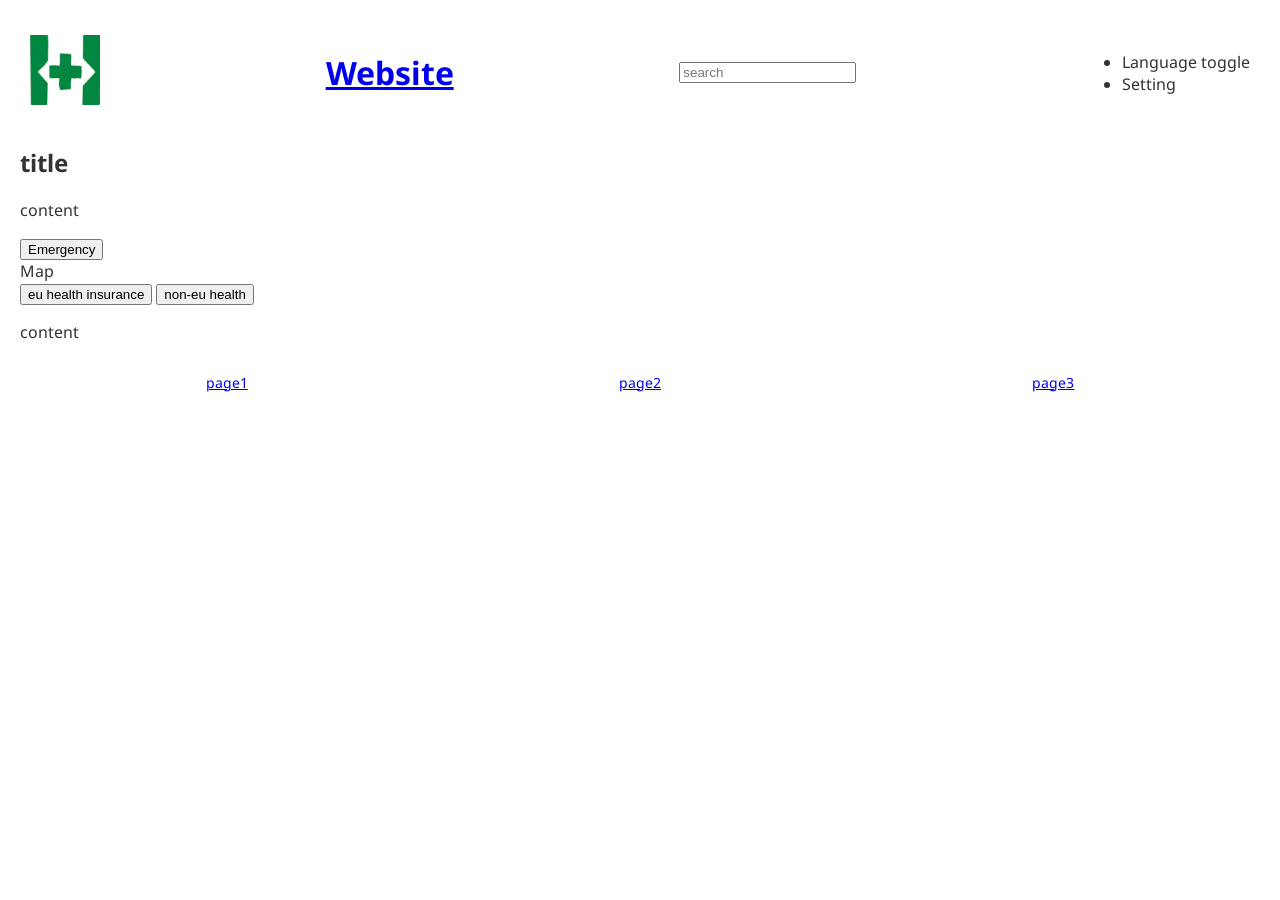
<file: webpages/index.html>
<!doctype html>
<html lang="en">
  <head>
    <meta charset="UTF-8" />
    <meta name="viewport" content="width=device-width, initial-scale=1.0" />
    <title>Template for hospital website</title>
    <link rel="stylesheet" href="css/main.css">
  </head>
  <body>
    <!-- header -->
    <header>
      <a href="index.html"><img src="images/logo.png" class="logo"/></a>
      <h1><a href="index.html">Website</a></h1>
      <input type="search" placeholder="search" />
      <nav>
        <ul>
          <li>Language toggle</li>
          <li>Setting</li>
        </ul>
      </nav>
    </header>
    <!-- emergency and map -->
    <main>
      <section class="main">
        <div class="emergency">
          <h2>title</h2>
          <p>content</p>
          <button>Emergency</button>
        </div>
        <div class="map">Map</div>
      </section>
      <!-- insurance information -->
      <section>
        <button id="eu">eu health insurance</button>
        <button id="non-eu">non-eu health</button>
        <p>content</p>
      </section>
    </main>
    <!-- footer -->
    <footer>
      <a href="url">page1</a>
      <a href="url">page2</a>
      <a href="url">page3</a>
    </footer>
  </body>
</html>
</file>
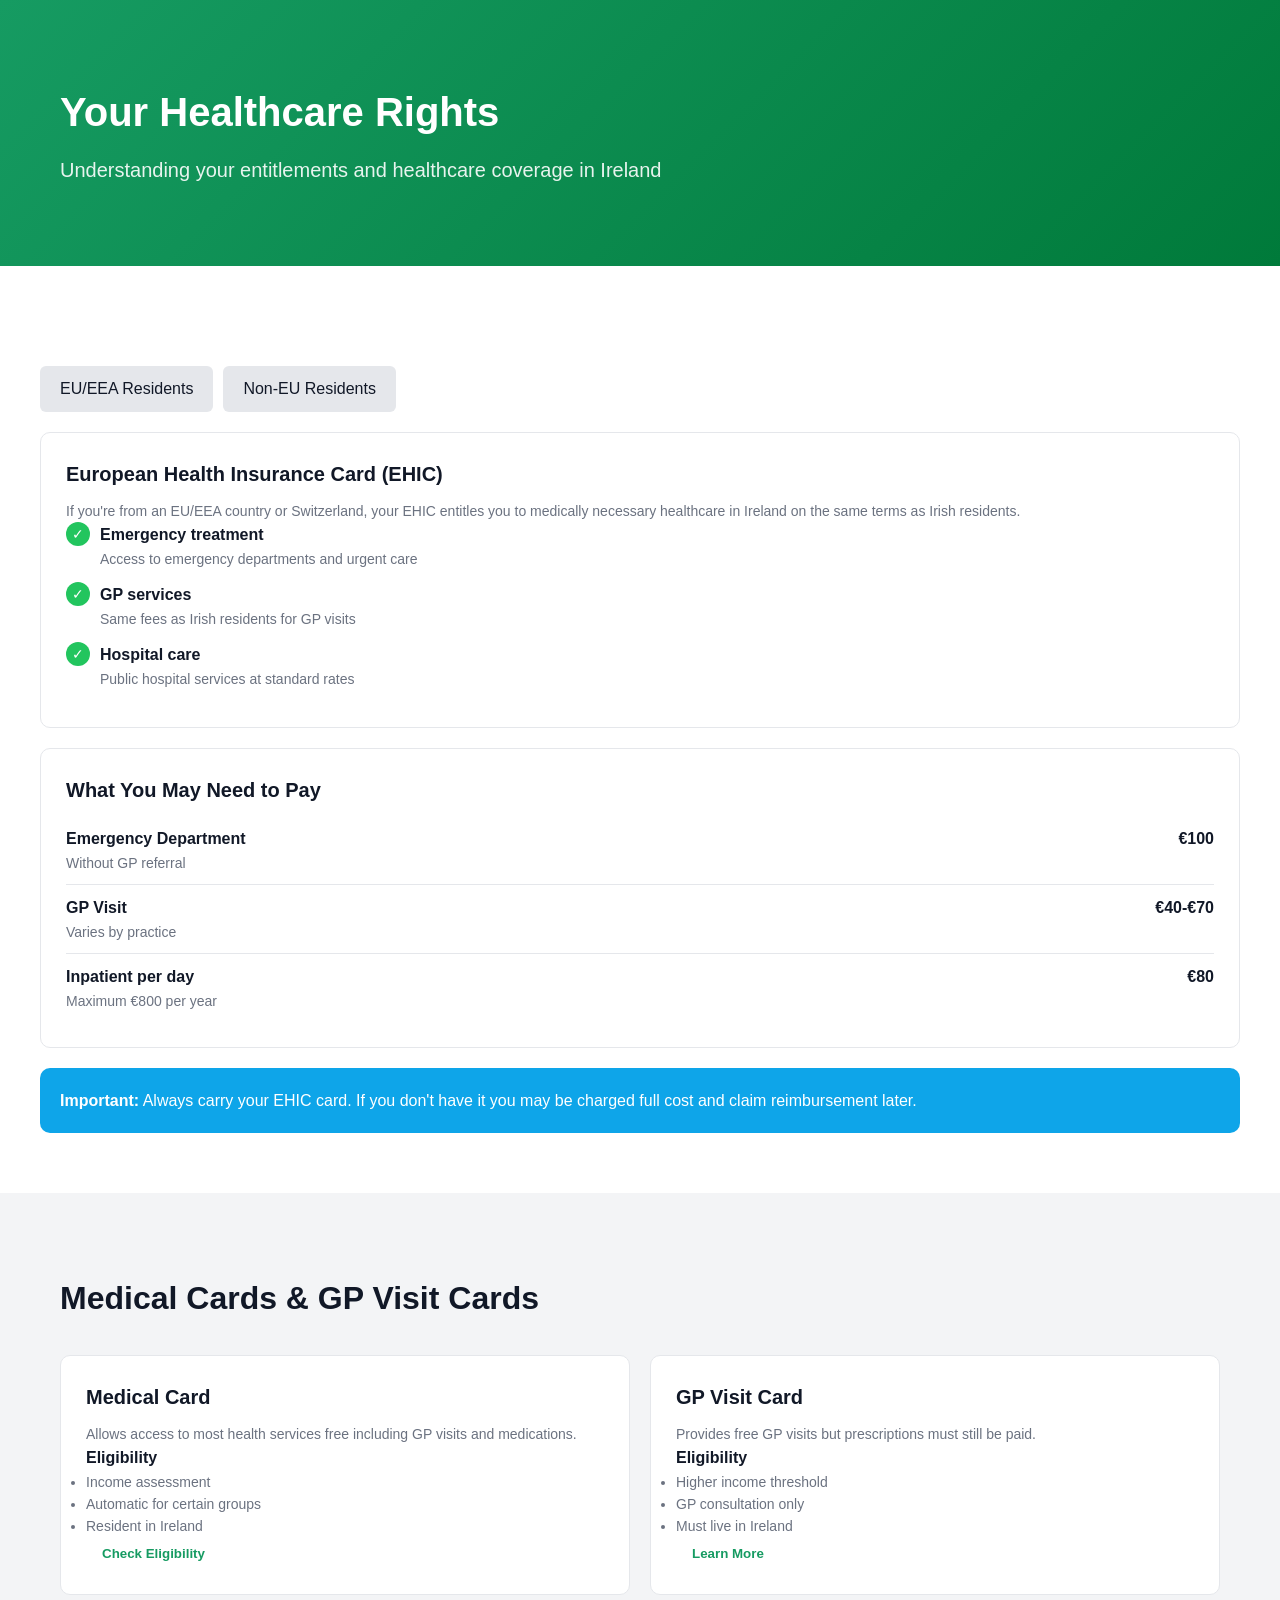
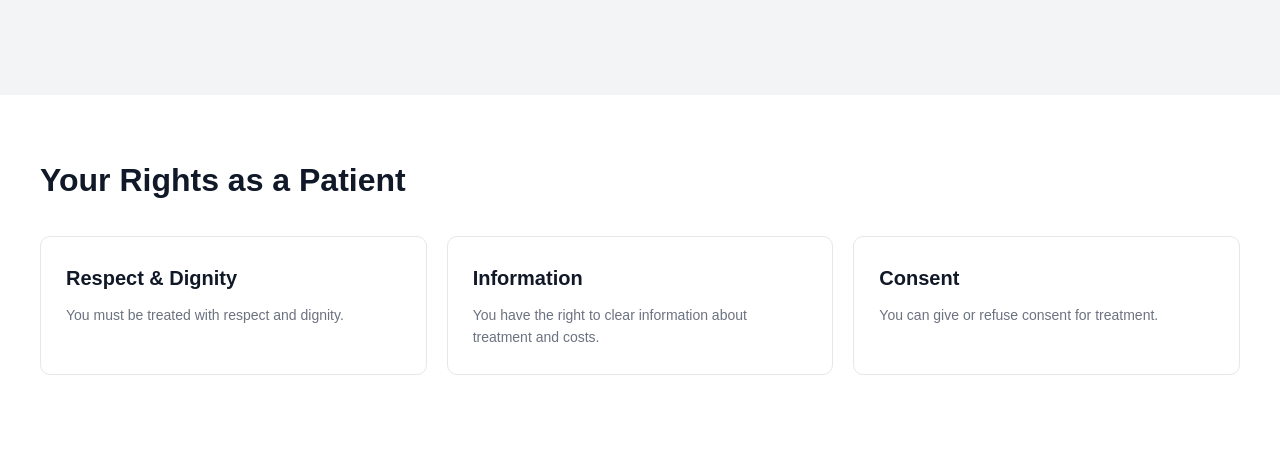
<file: info.html>
<!DOCTYPE html>
<html lang="en">
<head>
<meta charset="UTF-8">
<meta name="viewport" content="width=device-width, initial-scale=1.0">
<title>Healthcare Rights Ireland</title>

<style>

:root{
  --primary:#169b62;
  --secondary:#0057b7;
  --success:#22c55e;
  --warning:#f59e0b;
  --info:#0ea5e9;
  --muted:#f3f4f6;
  --border:#e5e7eb;
  --muted-foreground:#6b7280;
}

*{
  box-sizing:border-box;
  margin:0;
  padding:0;
  font-family:Arial, Helvetica, sans-serif;
}

body{
  background:#ffffff;
  color:#111827;
  line-height:1.6;
}

.container{
  max-width:1200px;
  margin:auto;
  padding:20px;
}

.section{
  padding:60px 0;
}

h1{
  font-size:40px;
  margin-bottom:10px;
}

h2{
  font-size:32px;
  margin-bottom:30px;
}

h3{
  font-size:20px;
  margin-bottom:10px;
}

.card{
  background:white;
  border:1px solid var(--border);
  border-radius:10px;
  padding:25px;
  margin-bottom:20px;
}

.grid{
  display:grid;
  grid-template-columns:repeat(auto-fit,minmax(280px,1fr));
  gap:20px;
}

.header{
  background:linear-gradient(135deg,var(--primary),#007a3a);
  color:white;
  padding:60px 0;
}

.header p{
  font-size:20px;
  opacity:0.9;
}

.badge{
  background:var(--success);
  color:white;
  border-radius:50%;
  width:24px;
  height:24px;
  display:flex;
  align-items:center;
  justify-content:center;
  font-size:14px;
  margin-right:10px;
}

.row{
  display:flex;
  align-items:flex-start;
  margin-bottom:12px;
}

.muted{
  color:var(--muted-foreground);
  font-size:14px;
}

.info-box{
  background:var(--info);
  color:white;
  padding:20px;
  border-radius:10px;
}

.warning-box{
  background:var(--warning);
  color:white;
  padding:20px;
  border-radius:10px;
  margin-top:15px;
}

.price-row{
  display:flex;
  justify-content:space-between;
  border-bottom:1px solid var(--border);
  padding:10px 0;
}

.price-row:last-child{
  border-bottom:none;
}

.tabs{
  margin-top:40px;
}

.tab-labels{
  display:flex;
  gap:10px;
  margin-bottom:20px;
}

.tab-labels label{
  padding:10px 20px;
  background:#e5e7eb;
  border-radius:6px;
  cursor:pointer;
}

input[type="radio"]{
  display:none;
}

.tab-content{
  display:none;
}

#tab1:checked ~ .content1,
#tab2:checked ~ .content2{
  display:block;
}

button{
  padding:8px 16px;
  border:none;
  background:transparent;
  color:var(--primary);
  cursor:pointer;
  font-weight:bold;
}

</style>
</head>


<body>

<!-- HEADER -->
<div class="header">
<div class="container">
<h1>Your Healthcare Rights</h1>
<p>Understanding your entitlements and healthcare coverage in Ireland</p>
</div>
</div>


<!-- TABS -->
<div class="container section tabs">

<input type="radio" name="tab" id="tab1" checked>
<input type="radio" name="tab" id="tab2">

<div class="tab-labels">
<label for="tab1">EU/EEA Residents</label>
<label for="tab2">Non-EU Residents</label>
</div>


<!-- EU TAB -->
<div class="tab-content content1">

<div class="card">
<h3>European Health Insurance Card (EHIC)</h3>
<p class="muted">
If you're from an EU/EEA country or Switzerland, your EHIC entitles you to medically necessary healthcare in Ireland on the same terms as Irish residents.
</p>

<div class="row">
<div class="badge">✓</div>
<div>
<strong>Emergency treatment</strong>
<p class="muted">Access to emergency departments and urgent care</p>
</div>
</div>

<div class="row">
<div class="badge">✓</div>
<div>
<strong>GP services</strong>
<p class="muted">Same fees as Irish residents for GP visits</p>
</div>
</div>

<div class="row">
<div class="badge">✓</div>
<div>
<strong>Hospital care</strong>
<p class="muted">Public hospital services at standard rates</p>
</div>
</div>
</div>


<div class="card">

<h3>What You May Need to Pay</h3>

<div class="price-row">
<div>
<strong>Emergency Department</strong>
<p class="muted">Without GP referral</p>
</div>
<strong>€100</strong>
</div>

<div class="price-row">
<div>
<strong>GP Visit</strong>
<p class="muted">Varies by practice</p>
</div>
<strong>€40-€70</strong>
</div>

<div class="price-row">
<div>
<strong>Inpatient per day</strong>
<p class="muted">Maximum €800 per year</p>
</div>
<strong>€80</strong>
</div>

</div>

<div class="info-box">
<strong>Important:</strong>
Always carry your EHIC card. If you don't have it you may be charged full cost and claim reimbursement later.
</div>

</div>


<!-- NON EU TAB -->
<div class="tab-content content2">

<div class="card">

<h3>Healthcare for Non-EU Residents</h3>

<p class="muted">
If you're from outside the EU/EEA, you may need to pay the full cost of healthcare unless you have private insurance or a bilateral agreement.
</p>

<div class="warning-box">
<strong>Important:</strong>
Emergency care is always available regardless of ability to pay.
</div>

</div>


<div class="card">

<h3>Typical Costs</h3>

<div class="price-row">
<span>Emergency Department</span>
<strong>€100+</strong>
</div>

<div class="price-row">
<span>GP Visit</span>
<strong>€50-€80</strong>
</div>

<div class="price-row">
<span>Hospital Inpatient</span>
<strong>€1,000+</strong>
</div>

<div class="price-row">
<span>Specialist Consultation</span>
<strong>€150-€300</strong>
</div>

</div>


<div class="card">
<h3>Recommendations</h3>

<p class="muted">1. Purchase travel or health insurance</p>
<p class="muted">2. Keep medical receipts</p>
<p class="muted">3. Check bilateral agreements</p>
<p class="muted">4. Register with a local GP if staying long term</p>

</div>

</div>

</div>


<!-- MEDICAL CARDS -->
<div class="section" style="background:var(--muted);">

<div class="container">

<h2>Medical Cards & GP Visit Cards</h2>

<div class="grid">

<div class="card">
<h3>Medical Card</h3>
<p class="muted">
Allows access to most health services free including GP visits and medications.
</p>

<strong>Eligibility</strong>
<ul class="muted">
<li>Income assessment</li>
<li>Automatic for certain groups</li>
<li>Resident in Ireland</li>
</ul>

<button>Check Eligibility</button>

</div>

<div class="card">
<h3>GP Visit Card</h3>

<p class="muted">
Provides free GP visits but prescriptions must still be paid.
</p>

<strong>Eligibility</strong>

<ul class="muted">
<li>Higher income threshold</li>
<li>GP consultation only</li>
<li>Must live in Ireland</li>
</ul>

<button>Learn More</button>

</div>

</div>

</div>

</div>


<!-- PATIENT RIGHTS -->
<div class="container section">

<h2>Your Rights as a Patient</h2>

<div class="grid">

<div class="card">
<h3>Respect & Dignity</h3>
<p class="muted">
You must be treated with respect and dignity.
</p>
</div>

<div class="card">
<h3>Information</h3>
<p class="muted">
You have the right to clear information about treatment and costs.
</p>
</div>

<div class="card">
<h3>Consent</h3>
<p class="muted">
You can give or refuse consent for treatment.
</p>
</div>

</div>

</div>


</body>
</html>
</file>
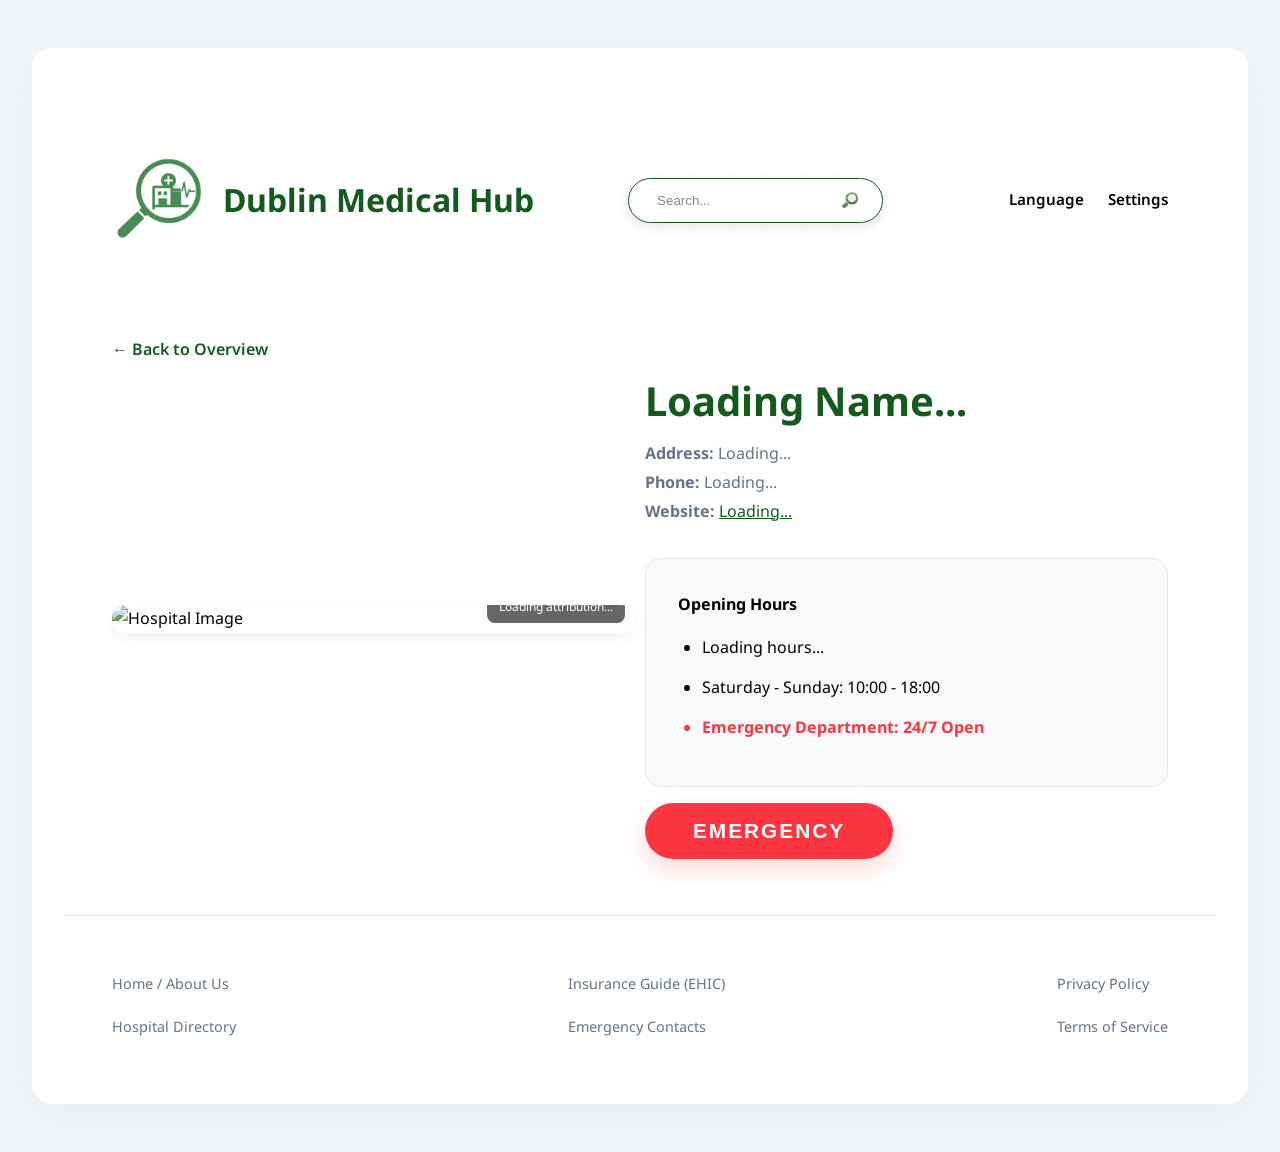
<file: docs/hospital_page.html>
<!DOCTYPE html>
<html lang="en">
<head>
    <meta charset="UTF-8">
    <meta name="viewport" content="width=device-width, initial-scale=1.0">
    <title id="page-title">Hospital Detail - Dublin Medical Hub</title>
    <link rel="stylesheet" href="css/style.css">
</head>
<body>

<div class="container">
    <header class="hero-header">
        <div class="header-overlay"></div>
        <div class="header-content">
            <div class="logo-container">
                <img src="images/logo.jpeg" alt="Logo" class="header-logo">
                <span class="logo-text">Dublin Medical Hub</span>
            </div>
            <div class="header-controls">
                <div class="search-bar">
                    <input type="text" placeholder="Search..." id="search-bar" />
                    <button class="search-btn" aria-label="Search">
                        <img src="images/Search.png" alt="Search" class="btn-icon" />
                    </button>
                    <div id="search-output" class="search-result-container"></div>
                </div>
            </div>
            <div class="nav-links">
                <a href="#">Language</a>
                <a href="#">Settings</a>
            </div>
        </div>
    </header>

    <nav style="padding: 1rem 3rem;">
        <a href="index.html" style="text-decoration: none; color: #14591d; font-weight: 600;">← Back to Overview</a>
    </nav>

    <section class="hero-section" style="padding: 0 3rem;">
        <div class="hero-map-container">
            <div class="hospital-image-container" style="position: relative;">
                <img alt="Hospital Image" id="hospital-img">
                <div id="hospital-attribution" class="attributions">Loading attribution...</div>
            </div>
        </div>

        <div class="hero-text">
            <h2 id="name">Loading Name...</h2>
            <p>
                <strong>Address:</strong> <span id="address">Loading...</span><br>
                <strong>Phone:</strong> <span id="phone">Loading...</span><br>
                <strong>Website:</strong> <a id="website" href="#" target="_blank" style="color: #14591d;">Loading...</a>
            </p>
            
            <div class="features-box">
                <strong>Opening Hours</strong>
                <ul>
                    <li id="hours">Loading hours...</li>
                    <li>Saturday - Sunday: 10:00 - 18:00</li>
                    <li class="legend-closed">Emergency Department: 24/7 Open</li>
                </ul>
            </div>
            
            <button class="btn-emergency" id="call-btn">Emergency</button>
        </div>
    </section>

    <hr class="divider">

    <footer style="padding: 0 3rem 2rem 3rem;">
        <div class="footer-col">
            <a href="#">Home / About Us</a>
            <a href="#">Hospital Directory</a>
        </div>
        <div class="footer-col">
            <a href="#">Insurance Guide (EHIC)</a>
            <a href="#">Emergency Contacts</a>
        </div>
        <div class="footer-col">
            <a href="#">Privacy Policy</a>
            <a href="#">Terms of Service</a>
        </div>
    </footer>
</div>

<script src="fillcontent.js"></script>

<script>
    fetch("./hospitals.json").then(res => res.json()).then(data => {
        const h = data.hospitals[id];
        if(h) {
            
            document.getElementById("page-title").innerText = h.name + " - Dublin Medical Hub";
            
            
            document.getElementById("phone").innerText = h.phone;
            
           
            const webLink = document.getElementById("website");
            webLink.href = h.website;
            
            
            const attr = document.getElementById("hospital-attribution");
            if(attr) attr.innerText = h.attributions;

            
            document.getElementById("call-btn").onclick = () => {
                window.location.href = "tel:" + h.phone;
            };
        }
    });
</script>
</body>
</html>
</file>
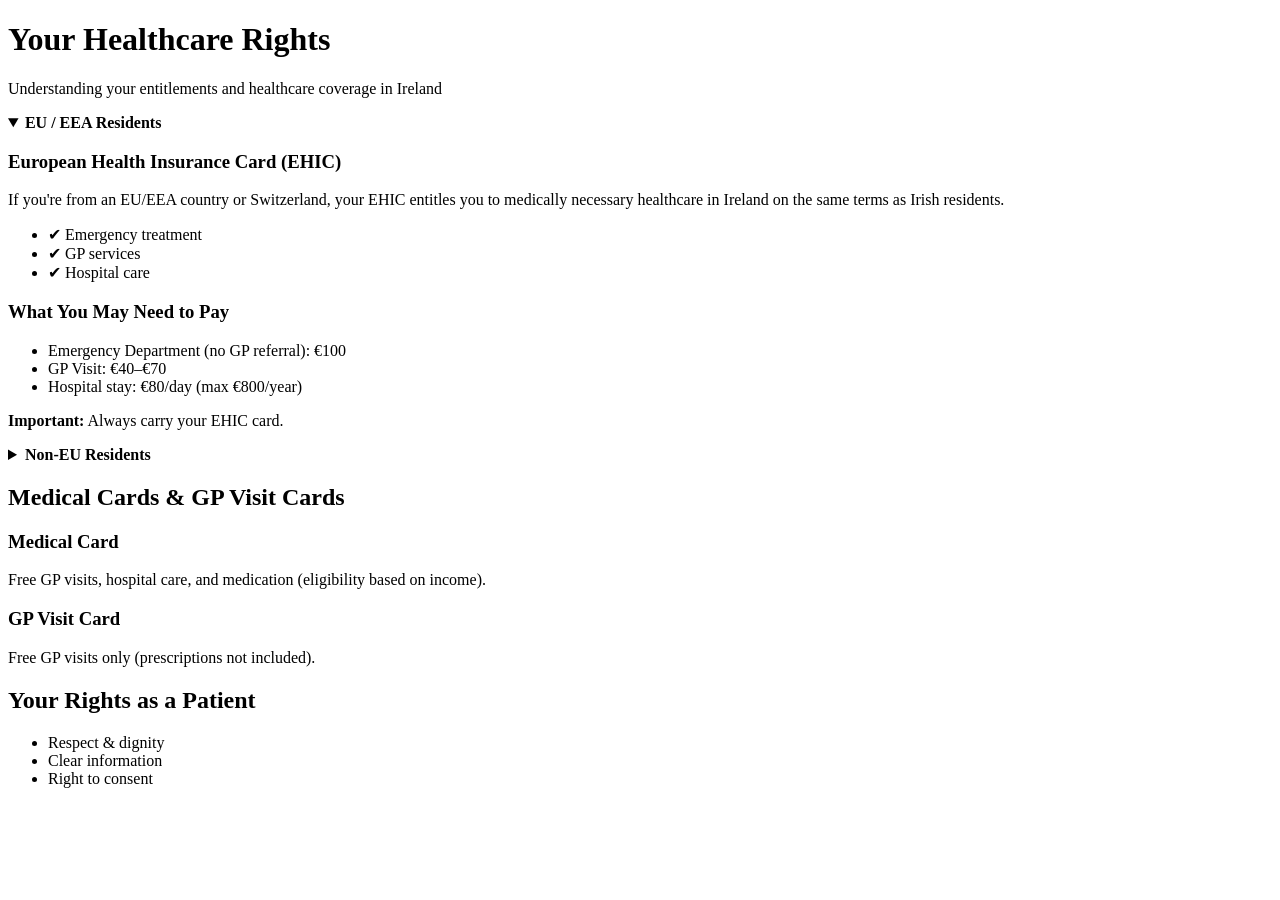
<file: docs/info.html>
<!DOCTYPE html>
<html lang="en">
<head>
<meta charset="UTF-8">
<meta name="viewport" content="width=device-width, initial-scale=1.0">
<title>Healthcare Rights Ireland</title>
</head>

<body>

<h1>Your Healthcare Rights</h1>
<p>Understanding your entitlements and healthcare coverage in Ireland</p>

<!-- EU SECTION -->
<details open>
<summary><strong>EU / EEA Residents</strong></summary>

<h3>European Health Insurance Card (EHIC)</h3>
<p>
If you're from an EU/EEA country or Switzerland, your EHIC entitles you to medically necessary healthcare in Ireland on the same terms as Irish residents.
</p>

<ul>
<li>✔ Emergency treatment</li>
<li>✔ GP services</li>
<li>✔ Hospital care</li>
</ul>

<h3>What You May Need to Pay</h3>
<ul>
<li>Emergency Department (no GP referral): €100</li>
<li>GP Visit: €40–€70</li>
<li>Hospital stay: €80/day (max €800/year)</li>
</ul>

<p><strong>Important:</strong> Always carry your EHIC card.</p>

</details>


<!-- NON EU SECTION -->
<details>
<summary><strong>Non-EU Residents</strong></summary>

<h3>Healthcare for Non-EU Residents</h3>
<p>
If you're from outside the EU/EEA, you may need to pay the full cost of healthcare unless you have private insurance or a bilateral agreement.
</p>

<p><strong>Important:</strong> Emergency care is always available.</p>

<h3>Typical Costs</h3>
<ul>
<li>Emergency Department: €100+</li>
<li>GP Visit: €50–€80</li>
<li>Hospital Inpatient: €1,000+</li>
<li>Specialist Consultation: €150–€300</li>
</ul>

<h3>Recommendations</h3>
<ul>
<li>Purchase insurance</li>
<li>Keep receipts</li>
<li>Check agreements</li>
<li>Register with a GP</li>
</ul>

</details>


<!-- MEDICAL CARDS -->
<h2>Medical Cards & GP Visit Cards</h2>

<h3>Medical Card</h3>
<p>Free GP visits, hospital care, and medication (eligibility based on income).</p>

<h3>GP Visit Card</h3>
<p>Free GP visits only (prescriptions not included).</p>


<!-- PATIENT RIGHTS -->
<h2>Your Rights as a Patient</h2>
<ul>
<li>Respect & dignity</li>
<li>Clear information</li>
<li>Right to consent</li>
</ul>

</body>
</html>
</file>
<file: webpages/css/main.css>
/* Import Noto Sans */
@import url('https://fonts.googleapis.com/css2?family=Noto+Sans:wght@400;700&display=swap');

body {
  font-family: 'Noto Sans', sans-serif;
  margin: 0;
  padding: 20px;
  color: #333;
}

.container {
  max-width: 900px;
  margin: 0 auto;
}

.logo {
  width: 70px;
  height: 70px;
}

nav {
  
}

/* Header styling */
header {
  display: flex;
  justify-content: space-between;
  align-items: center;
  position: sticky;
  top: 0;
  padding: 10px 10px;
}

.logo-text {
  font-size: 24px;
  font-weight: bold;
}

/* Black divider line */
hr {
  border: 0;
  border-top: 2px solid #000;
  margin: 20px 0;
}

/* Main content layout */
.hero {
  display: flex;
  gap: 20px;
}

.hero-left {
  flex: 1;
}

.hero-right {
  flex: 1;
}

.hero-right img {
  width: 100%;
}

/* The emergency button */
.emergency-btn {
  background-color: #f84141;
  color: white;
  border: none;
  padding: 10px 30px;
  font-size: 20px;
  font-weight: bold;
  border-radius: 20px;
  cursor: pointer;
}

/* EU/NonEU buttons */
.tabs {
  display: flex;
  gap: 10px;
  margin-top: 20px;
}

.tab-gray {
  flex: 1;
  background-color: #e9ecef;
  padding: 15px;
  text-align: center;
  border-radius: 5px;
}

.tab-green {
  flex: 1;
  background-color: #0e4c1b;
  color: white;
  padding: 15px;
  text-align: center;
  border-radius: 5px;
  font-weight: bold;
}

/* Footer */
footer {
  display: flex;
  justify-content: space-around;
  margin-top: 30px;
  font-size: 14px;
  text-align: center;
}
</file>
<file: docs/css/style.css>
@import url("https://fonts.googleapis.com/css2?family=Noto+Sans:wght@400;500;600;700&display=swap");

:root {
  --brand-color: #14591d;
  --accent-color: #606b24;
  --emergency-color: #fb3640;
  --positive-color: #299e37;
  --text-color: #000000;
  --body-color: #ffffff;

  --border-color: #e2e8f0;
  --text-muted: #64748b;
  --bg-light: #f8fafc;
  --bg-page: #f1f5f9;
}

* {
  box-sizing: border-box;
  margin: 0;
  padding: 0;
}

html {
  scroll-behavior: smooth;
}

body {
  font-family: "Noto Sans", sans-serif;
  color: var(--text-color);
  line-height: 1.7;
  background-color: var(--bg-page);
  padding: 3rem 2rem;
}

section[id] {
  scroll-margin-top: 260px;
}

.container {
  width: 100%;
  margin: 0 auto;
  background: var(--body-color);
  border-radius: 20px;
  padding: 2rem;
  box-shadow: 0 10px 40px rgba(0, 0, 0, 0.04);
}

.hero-header {
  position: sticky;
  top: 0;
  width: 100%;
  height: 240px;
  background-image: url("https://i1.pickpik.com/photos/754/608/53/emergency-emergency-services-hospital-medicine-preview.jpg");
  background-size: cover;
  background-position: center;
  border-radius: 20px 20px 0 0;
  overflow: hidden;
  display: flex;
  align-items: center;
  z-index: 9999;
}

.header-overlay {
  position: absolute;
  top: 0;
  left: 0;
  width: 100%;
  height: 100%;
  background: linear-gradient(
    to right,
    rgba(255, 255, 255, 0.9) 30%,
    rgba(255, 255, 255, 0.2) 100%
  );
  z-index: 1;
}

.header-content {
  position: relative;
  z-index: 2;
  width: 100%;
  padding: 0 3rem;
  display: flex;
  justify-content: space-between;
  align-items: center;
}

.bottom-nav {
  position: absolute;
  bottom: 0;
  left: 0;
  width: 100%;
  z-index: 10;
  display: flex;
  justify-content: center;
  gap: 4rem;
  padding: 12px 0;
  background: rgba(255, 255, 255, 0.9);
  backdrop-filter: blur(8px);
  border-top: 1px solid rgba(0, 0, 0, 0.05);
}

.bottom-nav a {
  text-decoration: none;
  color: var(--text-muted);
  font-weight: 600;
  font-size: 1.05rem;
  padding: 0.5rem 1.5rem;
  border-radius: 8px;
  transition: all 0.3s ease;
  display: flex;
  align-items: center;
  gap: 8px;
}

.bottom-nav a:hover,
.bottom-nav a.active {
  color: var(--brand-color);
  background-color: rgba(20, 89, 29, 0.08);
}

.logo-container {
  display: flex;
  align-items: center;
  gap: 0.7rem;
}

.header-logo {
  width: 100px;
  height: 100px;
  object-fit: contain;
}

.logo-text {
  font-size: 2rem;
  font-weight: 700;
  color: var(--brand-color);
}

.search-bar {
  display: grid;
  grid-template-columns: 1fr auto;
  align-items: center;
  background-color: rgba(255, 255, 255, 0.8);
  backdrop-filter: blur(10px);
  border: 1.5px solid var(--brand-color);
  border-radius: 30px;
  padding: 6px 18px;
  box-shadow: 0 4px 12px rgba(0, 0, 0, 0.1);
  margin: 10px;
}

.search-result-container {
  grid-column: 1 / span 2;
  display: flex;
  flex-direction: column;
}

.search-bar input {
  background: transparent;
  border: none;
  outline: none;
  width: 100%;
  padding: 8px 10px;
  color: #333333;
}

.search-bar input::placeholder {
  color: #33333399;
}

.search-btn {
  border: none;
  background-color: transparent;
  padding: 0 4px;
  cursor: pointer;
  display: flex;
  align-items: center;
  gap: 8px;
  white-space: nowrap;
  font-family: "Noto Sans", sans-serif;
  font-size: 0.9rem;
  font-weight: 600;
  color: var(--brand-color);
}

.btn-icon {
  width: 20px;
  height: 20px;
  object-fit: contain;
}

.nav-links {
  display: flex;
  gap: 1.5rem;
  margin-left: 2rem;
}

.nav-links a {
  text-decoration: none;
  font-size: 0.95rem;
  font-weight: 600;
  color: var(--text-color);
  display: flex;
  align-items: center;
  gap: 6px;
  transition: color 0.2s ease;
}

.nav-links a:hover {
  color: var(--brand-color);
}

.nav-icon {
  width: 40px;
  height: 40px;
  object-fit: contain;
}
.nav-icon2 {
  width: 30px;
  height: 30px;
  object-fit: contain;
}

.hero-section {
  display: flex;
  align-items: center;
  padding: 1rem 0;
}

.hero-text {
  flex: 1;
  display: flex;
  flex-direction: column;
  gap: 1rem;
  margin-left: 10px;
}

.hero-text h2 {
  font-size: 2.5rem;
  font-weight: 700;
  line-height: 1.1;
  color: var(--brand-color);
  margin: 0;
}

.hero-text p {
  text-align: justify;
  color: var(--text-muted);
  line-height: 1.8;
  max-width: 90%;
  margin-bottom: 1rem;
}

.hospital-image-container {
  position: relative;
  width: 100%;
  border-radius: 20px;
  overflow: hidden;
  box-shadow: 0 5px 15px rgba(0, 0, 0, 0.05);
  max-height: 400px;
}

#hospital-attribution {
    position: absolute;
    bottom: 10px;    
    right: 10px;     
    z-index: 10;     
    background: rgba(0, 0, 0, 0.6); 
    color: white !important;        
    padding: 5px 12px;
    font-size: 12px;
    border-radius: 8px;
    pointer-events: none; 
    display: block !important; 
}


#hospital-img {
  width: 100%;
  height: 100%;
  object-fit: cover;
  display: block;
}

.btn-emergency {
  width: fit-content;
  background-color: var(--emergency-color);
  color: var(--body-color);
  border: none;
  padding: 1rem 3rem;
  border-radius: 50px;
  font-size: 1.3rem;
  font-weight: 700;
  letter-spacing: 2px;
  text-transform: uppercase;
  cursor: pointer;
  box-shadow: 0 10px 25px rgba(241, 60, 77, 0.2);
  transition: all 0.3s cubic-bezier(0.4, 0, 0.2, 1);
}

.btn-emergency:hover {
  transform: translateY(-3px);
  box-shadow: 0 15px 30px rgba(241, 60, 77, 0.3);
  filter: brightness(1.1);
}

.hero-map-container {
  flex: 1;
  display: flex;
  flex-direction: column;
}

.map-placeholder {
  width: 100%;
  aspect-ratio: 4 / 3;
  background-color: var(--bg-light);
  border-radius: 24px;
  display: flex;
  flex-direction: column;
  align-items: center;
  justify-content: center;
  color: var(--text-muted);
  font-weight: 500;
  border: 1px solid var(--border-color);
  box-shadow: inset 0 2px 10px rgba(0, 0, 0, 0.02);
  position: relative;
  overflow: hidden;
}

.map {
  width: 100%;
  aspect-ratio: 4 / 3;
  background-color: var(--bg-light);
  border-radius: 24px;
  display: flex;
  flex-direction: column;
  align-items: center;
  justify-content: center;
  color: var(--text-muted);
  font-weight: 500;
  border: 1px solid var(--border-color);
  box-shadow: inset 0 2px 10px rgba(0, 0, 0, 0.02);
  position: relative;
  overflow: hidden;
}

.map-placeholder::before {
  content: "🗺️";
  font-size: 3rem;
  margin-bottom: 1rem;
  opacity: 0.5;
}

.map-legend {
  display: flex;
  justify-content: space-around;
  padding: 1rem;
  background: var(--bg-light);
  border-radius: 12px;
  font-size: 0.8rem;
  letter-spacing: 0.5px;
  text-transform: uppercase;
}

.map-legend span {
  display: flex;
  align-items: center;
  gap: 0.5rem;
}

.legend-closed {
  color: var(--emergency-color);
  font-weight: 700;
}
.legend-open {
  color: var(--positive-color);
  font-weight: 700;
}
.legend-here {
  color: var(--brand-color);
  font-weight: 700;
}

.divider {
  border: 0;
  border-top: 1px solid var(--border-color);
  margin: 3.5rem 0;
}

/* --- Insurance Tabs Section --- */
.insurance-section {
  margin: 0 auto;
}

.tabs-container {
  display: flex;
  background-color: var(--bg-light);
  border-radius: 50px;
  padding: 0.4rem;
  margin-bottom: 2rem;
  width: fit-content;
  margin-inline: auto;
}

.tab-btn {
  padding: 0.7rem 2rem;
  border: none;
  border-radius: 50px;
  font-family: "Noto Sans", sans-serif;
  font-size: 0.95rem;
  font-weight: 600;
  cursor: pointer;
  transition: all 0.3s ease;
  background: transparent;
}

.tab-btn.inactive {
  color: var(--text-muted);
}

.tab-btn.inactive:hover {
  color: var(--text-color);
}

.tab-btn.active {
  background-color: var(--brand-color);
  color: var(--body-color);
  box-shadow: 0 4px 10px rgba(21, 99, 41, 0.2);
}

.tab-content {
  font-size: 1rem;
  text-align: justify;
  color: var(--text-muted);
}

.tab-content p {
  margin-bottom: 1.5rem;
  text-align: justify;
  text-align: center;
}

.features-box {
  background-color: var(--bg-light);
  padding: 2rem;
  border-radius: 16px;
  border: 1px solid var(--border-color);
}

.features-box strong {
  color: var(--text-color);
}

.features-box ul {
  margin-top: 1rem;
  padding-left: 1.5rem;
}

.features-box li {
  margin-bottom: 0.8rem;
}

/* --- Footer --- */
footer {
  font-size: 3rem;
  display: flex;
  justify-content: space-between;
  padding-top: 1rem;
}

.footer-col {
  display: flex;
  flex-direction: column;
  gap: 1.2rem;
}

.footer-col a {
  text-decoration: none;
  color: var(--text-muted);
  font-size: 0.9rem;
  transition: color 0.2s ease;
}

.footer-col a:hover {
  color: var(--brand-color);
}
/* gp-registration--part */
.section-title {
  font-size: 2rem;
  color: var(--brand-color);
  text-align: center;
  margin-bottom: 0.5rem;
}

.section-desc {
  text-align: center;
  color: var(--text-muted);
  margin-bottom: 2.5rem;
  font-size: 1.05rem;
}

.steps-container {
  display: grid;
  grid-template-columns: repeat(auto-fit, minmax(250px, 1fr));
  gap: 2rem;
  margin-bottom: 1rem;
}

.step-card {
  background-color: var(--bg-light);
  padding: 2.5rem 1.5rem;
  border-radius: 20px;
  border: 1px solid var(--border-color);
  text-align: center;
  transition:
    transform 0.3s ease,
    box-shadow 0.3s ease;
}

.step-card:hover {
  transform: translateY(-8px);
  box-shadow: 0 15px 30px rgba(0, 0, 0, 0.06);
}

.step-number {
  width: 55px;
  height: 55px;
  background-color: var(--brand-color);
  color: var(--body-color);
  font-size: 1.5rem;
  font-weight: 700;
  border-radius: 50%;
  display: flex;
  align-items: center;
  justify-content: center;
  margin: 0 auto 1.5rem auto;
  box-shadow: 0 4px 12px rgba(20, 89, 29, 0.3);
}

.step-card h3 {
  margin-bottom: 1rem;
  color: var(--text-color);
  font-size: 1.2rem;
}

.step-card p {
  font-size: 0.95rem;
  color: var(--text-muted);
  text-align: justify;
  text-align-last: center;
}
/* add css for hospital directory page */
#hospitaldirectory {
  list-style: none;
  padding: 0;
  margin: 2rem 0;
  display: flex;
  flex-direction: column;
  gap: 12px;
}

#directory-title {
  font-size: 2.5rem;
  font-weight: 700;
  line-height: 1.1;
  color: var(--brand-color);
  margin: 0;
}

#hospitaldirectory li {
  background-color: #f8f9fa;
  padding: 15px 20px;
  border-radius: 8px;
  border-left: 5px solid #14591d;
  font-size: 1.1rem;
  color: #333;
  transition: transform 0.2s ease;
}
</file>
